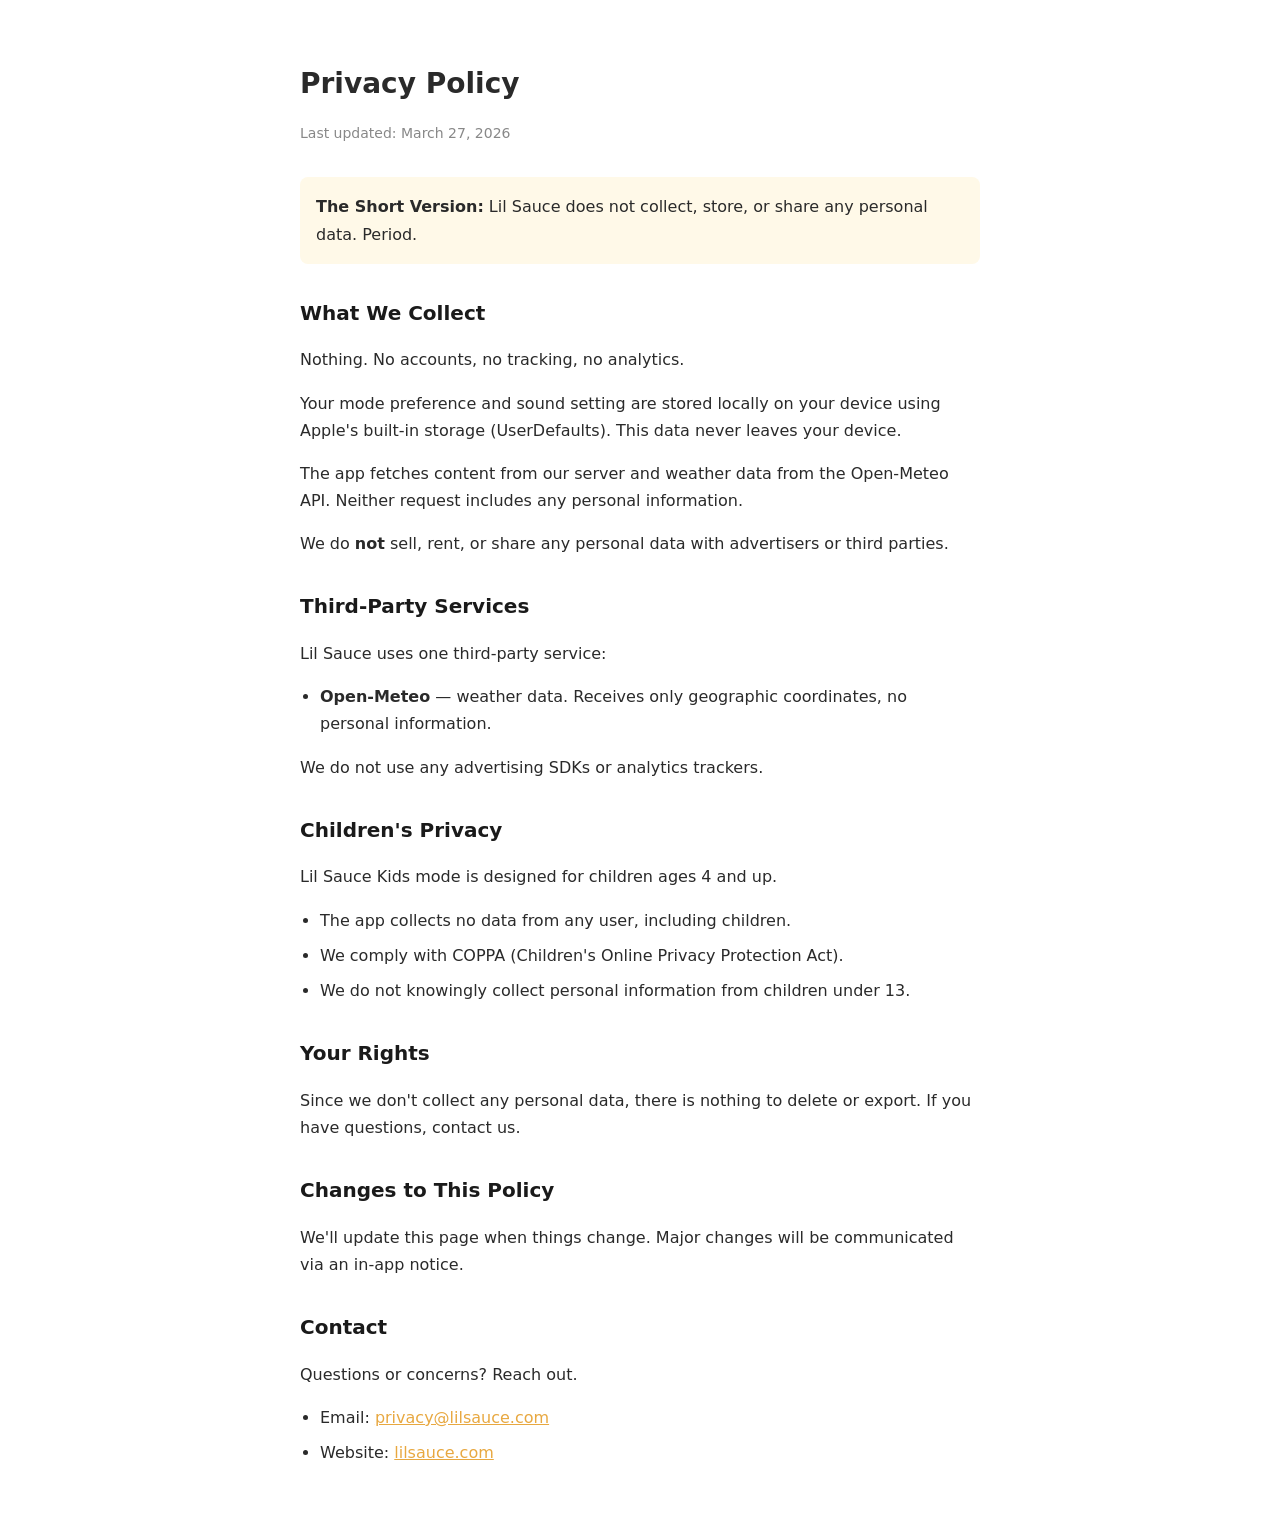
<file: privacy.html>
<!DOCTYPE html>
<html lang="en">
<head>
    <meta charset="UTF-8">
    <meta name="viewport" content="width=device-width, initial-scale=1.0">
    <title>Lil Sauce — Privacy Policy</title>
    <style>
        body {
            font-family: -apple-system, system-ui, sans-serif;
            max-width: 680px;
            margin: 60px auto;
            padding: 0 24px;
            color: #2A2A2A;
            line-height: 1.7;
            font-size: 16px;
        }
        h1 { font-size: 28px; margin-bottom: 8px; }
        h2 { font-size: 20px; margin-top: 32px; color: #1A1A1A; }
        h3 { font-size: 17px; margin-top: 20px; color: #333; }
        .updated { color: #888; font-size: 14px; margin-bottom: 32px; }
        ul { padding-left: 20px; }
        li { margin-bottom: 8px; }
        .highlight { background: #FFF9E8; padding: 16px; border-radius: 8px; margin: 16px 0; }
        a { color: #E8A840; }
    </style>
</head>
<body>

<h1>Privacy Policy</h1>
<p class="updated">Last updated: March 27, 2026</p>

<div class="highlight">
    <strong>The Short Version:</strong> Lil Sauce does not collect, store, or share any personal data. Period.
</div>

<h2>What We Collect</h2>
<p>Nothing. No accounts, no tracking, no analytics.</p>
<p>Your mode preference and sound setting are stored locally on your device using Apple's built-in storage (UserDefaults). This data never leaves your device.</p>
<p>The app fetches content from our server and weather data from the Open-Meteo API. Neither request includes any personal information.</p>
<p>We do <strong>not</strong> sell, rent, or share any personal data with advertisers or third parties.</p>

<h2>Third-Party Services</h2>
<p>Lil Sauce uses one third-party service:</p>
<ul>
    <li><strong>Open-Meteo</strong> — weather data. Receives only geographic coordinates, no personal information.</li>
</ul>
<p>We do not use any advertising SDKs or analytics trackers.</p>

<h2>Children's Privacy</h2>
<p>Lil Sauce Kids mode is designed for children ages 4 and up.</p>
<ul>
    <li>The app collects no data from any user, including children.</li>
    <li>We comply with COPPA (Children's Online Privacy Protection Act).</li>
    <li>We do not knowingly collect personal information from children under 13.</li>
</ul>

<h2>Your Rights</h2>
<p>Since we don't collect any personal data, there is nothing to delete or export. If you have questions, contact us.</p>

<h2>Changes to This Policy</h2>
<p>We'll update this page when things change. Major changes will be communicated via an in-app notice.</p>

<h2>Contact</h2>
<p>Questions or concerns? Reach out.</p>
<ul>
    <li>Email: <a href="mailto:privacy@lilsauce.com">privacy@lilsauce.com</a></li>
    <li>Website: <a href="https://lilsauce.com">lilsauce.com</a></li>
</ul>

</body>
</html>
</file>
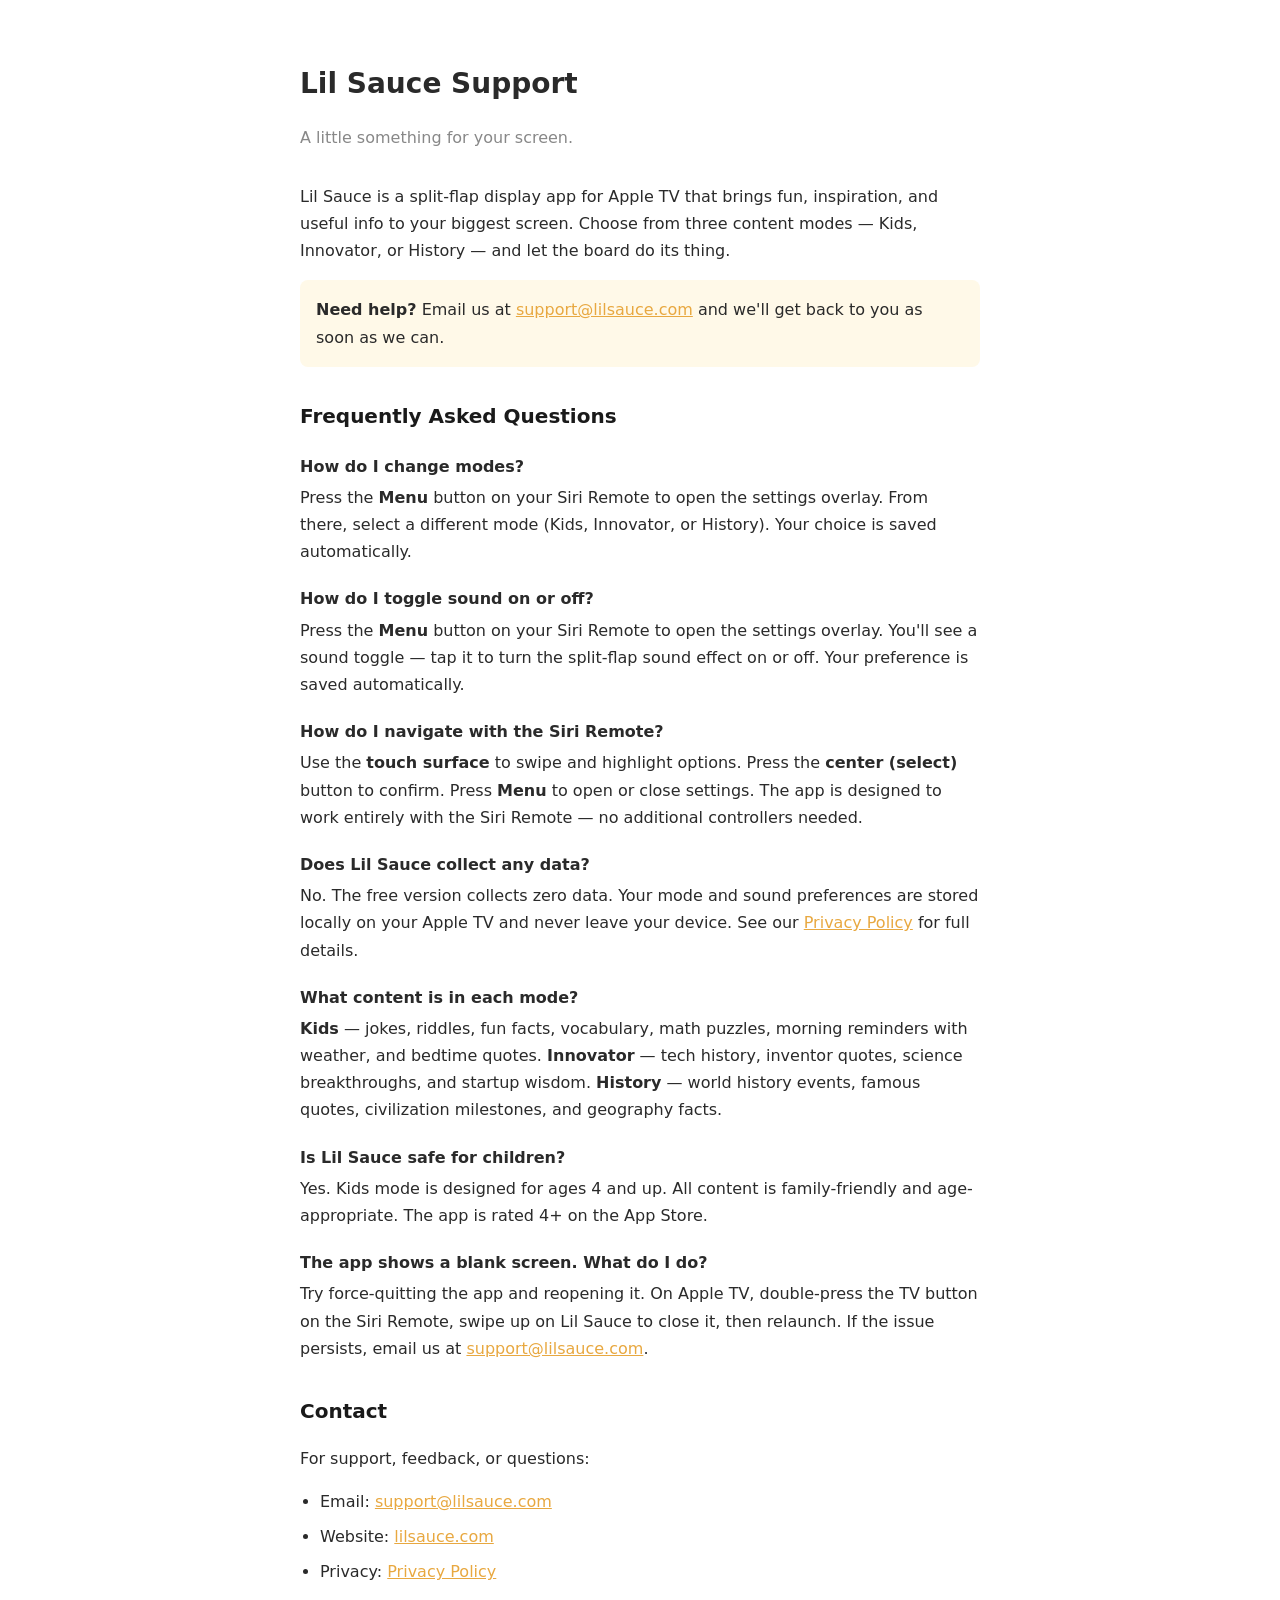
<file: support.html>
<!DOCTYPE html>
<html lang="en">
<head>
    <meta charset="UTF-8">
    <meta name="viewport" content="width=device-width, initial-scale=1.0">
    <title>Lil Sauce — Support</title>
    <style>
        body {
            font-family: -apple-system, system-ui, sans-serif;
            max-width: 680px;
            margin: 60px auto;
            padding: 0 24px;
            color: #2A2A2A;
            line-height: 1.7;
            font-size: 16px;
        }
        h1 { font-size: 28px; margin-bottom: 8px; }
        h2 { font-size: 20px; margin-top: 32px; color: #1A1A1A; }
        .tagline { color: #888; font-size: 16px; margin-bottom: 32px; }
        ul { padding-left: 20px; }
        li { margin-bottom: 8px; }
        .faq-q { font-weight: 600; margin-top: 20px; margin-bottom: 4px; }
        .faq-a { margin-top: 0; }
        a { color: #E8A840; }
        .highlight { background: #FFF9E8; padding: 16px; border-radius: 8px; margin: 16px 0; }
    </style>
</head>
<body>

<h1>Lil Sauce Support</h1>
<p class="tagline">A little something for your screen.</p>

<p>Lil Sauce is a split-flap display app for Apple TV that brings fun, inspiration, and useful info to your biggest screen. Choose from three content modes — Kids, Innovator, or History — and let the board do its thing.</p>

<div class="highlight">
    <strong>Need help?</strong> Email us at <a href="mailto:support@lilsauce.com">support@lilsauce.com</a> and we'll get back to you as soon as we can.
</div>

<h2>Frequently Asked Questions</h2>

<p class="faq-q">How do I change modes?</p>
<p class="faq-a">Press the <strong>Menu</strong> button on your Siri Remote to open the settings overlay. From there, select a different mode (Kids, Innovator, or History). Your choice is saved automatically.</p>

<p class="faq-q">How do I toggle sound on or off?</p>
<p class="faq-a">Press the <strong>Menu</strong> button on your Siri Remote to open the settings overlay. You'll see a sound toggle — tap it to turn the split-flap sound effect on or off. Your preference is saved automatically.</p>

<p class="faq-q">How do I navigate with the Siri Remote?</p>
<p class="faq-a">Use the <strong>touch surface</strong> to swipe and highlight options. Press the <strong>center (select)</strong> button to confirm. Press <strong>Menu</strong> to open or close settings. The app is designed to work entirely with the Siri Remote — no additional controllers needed.</p>

<p class="faq-q">Does Lil Sauce collect any data?</p>
<p class="faq-a">No. The free version collects zero data. Your mode and sound preferences are stored locally on your Apple TV and never leave your device. See our <a href="privacy.html">Privacy Policy</a> for full details.</p>

<p class="faq-q">What content is in each mode?</p>
<p class="faq-a"><strong>Kids</strong> — jokes, riddles, fun facts, vocabulary, math puzzles, morning reminders with weather, and bedtime quotes. <strong>Innovator</strong> — tech history, inventor quotes, science breakthroughs, and startup wisdom. <strong>History</strong> — world history events, famous quotes, civilization milestones, and geography facts.</p>

<p class="faq-q">Is Lil Sauce safe for children?</p>
<p class="faq-a">Yes. Kids mode is designed for ages 4 and up. All content is family-friendly and age-appropriate. The app is rated 4+ on the App Store.</p>

<p class="faq-q">The app shows a blank screen. What do I do?</p>
<p class="faq-a">Try force-quitting the app and reopening it. On Apple TV, double-press the TV button on the Siri Remote, swipe up on Lil Sauce to close it, then relaunch. If the issue persists, email us at <a href="mailto:support@lilsauce.com">support@lilsauce.com</a>.</p>

<h2>Contact</h2>
<p>For support, feedback, or questions:</p>
<ul>
    <li>Email: <a href="mailto:support@lilsauce.com">support@lilsauce.com</a></li>
    <li>Website: <a href="https://lilsauce.com">lilsauce.com</a></li>
    <li>Privacy: <a href="privacy.html">Privacy Policy</a></li>
</ul>

</body>
</html>
</file>
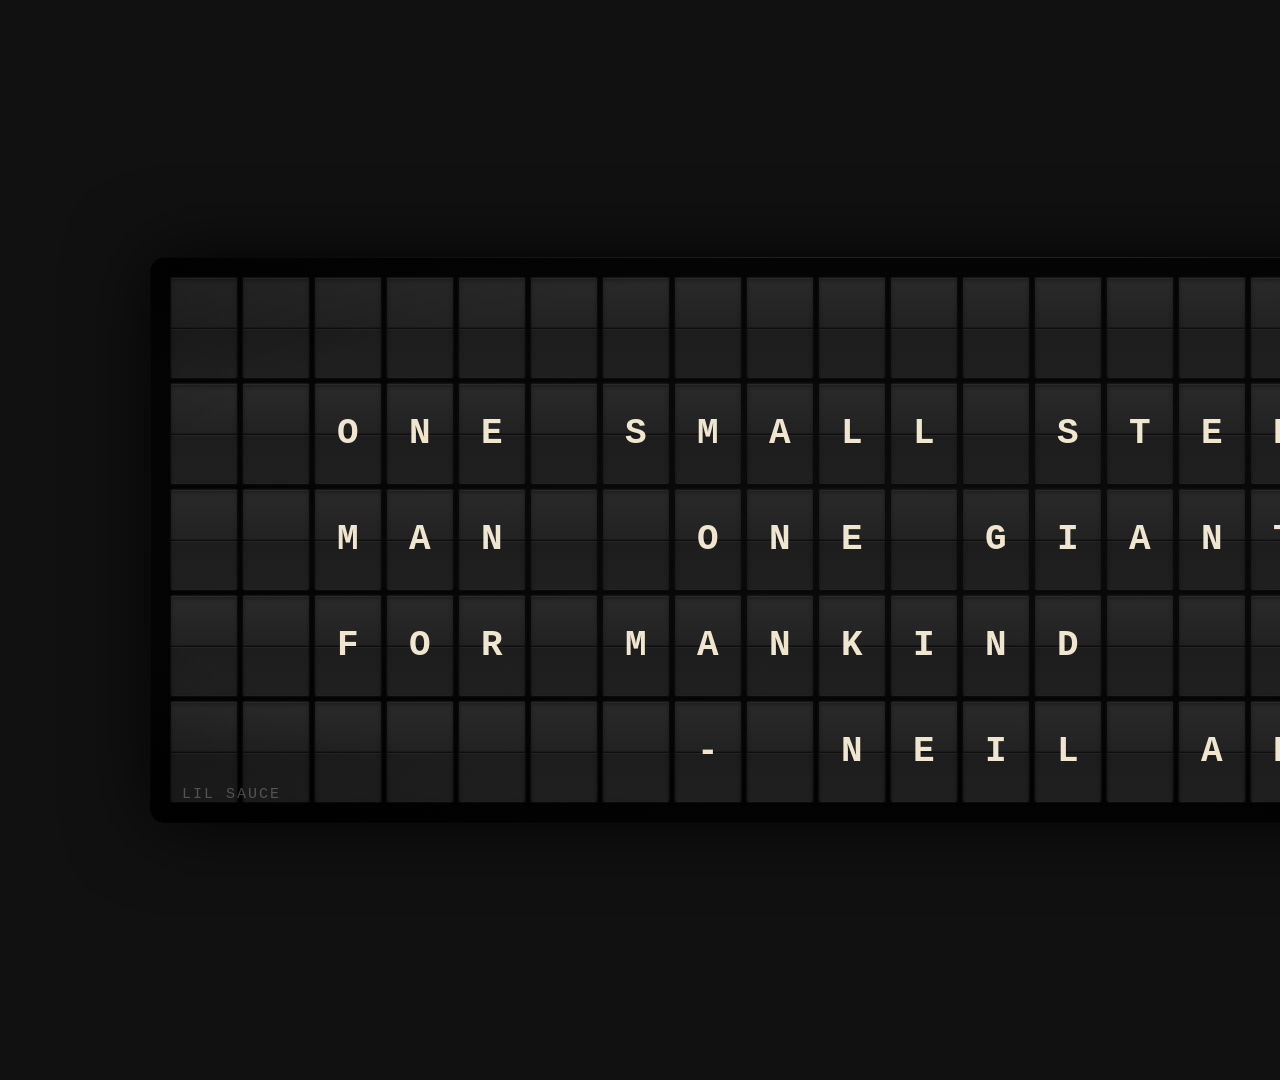
<file: screenshots/history-mode.html>
<!DOCTYPE html>
<html>
<head>
<meta charset="UTF-8">
<title>History Mode — Lil Sauce</title>
<style>
* { margin: 0; padding: 0; box-sizing: border-box; }
html, body { width: 1920px; height: 1080px; overflow: hidden; }
body {
    background: #111111;
    display: flex;
    align-items: center;
    justify-content: center;
    font-family: 'SF Mono', 'Menlo', 'Courier New', monospace;
}
.board {
    position: relative;
    background: radial-gradient(ellipse 80% 70% at 50% 45%, #0d0d0d 0%, #060606 50%, #000000 100%);
    border-radius: 14px;
    padding: 20px;
    box-shadow:
        inset 0 1px 0 rgba(255,255,255,0.04),
        inset 0 -1px 0 rgba(255,255,255,0.01),
        inset 1px 0 0 rgba(255,255,255,0.02),
        inset -1px 0 0 rgba(255,255,255,0.02),
        0 0 80px rgba(0,0,0,0.8);
}
.board::before {
    content: '';
    position: absolute;
    inset: 0;
    border-radius: inherit;
    background: radial-gradient(ellipse 85% 80% at 50% 50%, transparent 60%, rgba(0,0,0,0.4) 100%);
    pointer-events: none;
    z-index: 2;
}
.board::after {
    content: '';
    position: absolute;
    top: 0; left: 10%; right: 10%;
    height: 1px;
    background: linear-gradient(90deg, transparent 0%, rgba(255,255,255,0.06) 30%, rgba(255,255,255,0.08) 50%, rgba(255,255,255,0.06) 70%, transparent 100%);
    pointer-events: none;
    z-index: 3;
}
.tile-grid {
    display: grid;
    grid-template-columns: repeat(22, 68px);
    grid-template-rows: repeat(5, 102px);
    gap: 4px;
}
.tile {
    width: 68px;
    height: 102px;
    background: #0a0a0a;
    border-radius: 3px;
    box-shadow:
        inset 0 1px 0 rgba(255,255,255,0.04),
        0 1px 2px rgba(0,0,0,0.6),
        0 0 0 0.5px rgba(255,255,255,0.03);
    position: relative;
    display: flex;
    align-items: center;
    justify-content: center;
}
.tile-face {
    position: absolute;
    inset: 1px;
    background: linear-gradient(180deg, #2a2a2a 0%, #222222 48%, #1d1d1d 52%, #202020 100%);
    border-radius: 2px;
    display: flex;
    align-items: center;
    justify-content: center;
    box-shadow:
        inset 0 1px 0 rgba(255,255,255,0.06),
        inset 0 2px 4px rgba(0,0,0,0.4),
        inset 0 -1px 0 rgba(255,255,255,0.02);
    overflow: hidden;
}
.tile-face::after {
    content: '';
    position: absolute;
    left: 0; right: 0; top: 50%;
    height: 1px;
    background: rgba(0,0,0,0.55);
    box-shadow: 0 1px 0 rgba(255,255,255,0.03), 0 -1px 0 rgba(0,0,0,0.2);
    pointer-events: none;
}
.tile-face span {
    font-size: 36px;
    font-weight: 700;
    color: #F0E6D0;
    text-transform: uppercase;
    letter-spacing: 0.5px;
    line-height: 1;
    font-family: 'SF Mono', 'Menlo', 'Courier New', monospace;
    z-index: 1;
}
.mode-badge {
    position: absolute;
    top: 24px; right: 32px;
    background: #9B8EC4;
    color: #111;
    padding: 8px 22px;
    border-radius: 20px;
    font-size: 16px;
    font-weight: 700;
    letter-spacing: 1.5px;
    z-index: 10;
    box-shadow: 0 0 20px rgba(155,142,196,0.3);
}
.app-name {
    position: absolute;
    bottom: 20px; left: 32px;
    color: rgba(255,255,255,0.25);
    font-size: 15px;
    font-weight: 500;
    letter-spacing: 2px;
    z-index: 10;
}
</style>
</head>
<body>
<div class="board">
    <div class="mode-badge">HISTORY MODE</div>
    <div class="app-name">LIL SAUCE</div>
    <div class="tile-grid" id="grid"></div>
</div>
<script>
const message = [
    '                      ',
    '  ONE SMALL STEP FOR  ',
    '  MAN  ONE GIANT LEAP ',
    '  FOR MANKIND         ',
    '       - NEIL ARMSTRONG'
];
const grid = document.getElementById('grid');
for (let r = 0; r < 5; r++) {
    for (let c = 0; c < 22; c++) {
        const tile = document.createElement('div');
        tile.className = 'tile';
        const face = document.createElement('div');
        face.className = 'tile-face';
        const span = document.createElement('span');
        const ch = message[r][c] || ' ';
        span.textContent = ch === ' ' ? '\u00A0' : ch;
        if (ch === ' ') span.style.opacity = '0';
        face.appendChild(span);
        tile.appendChild(face);
        grid.appendChild(tile);
    }
}
</script>
</body>
</html>
</file>
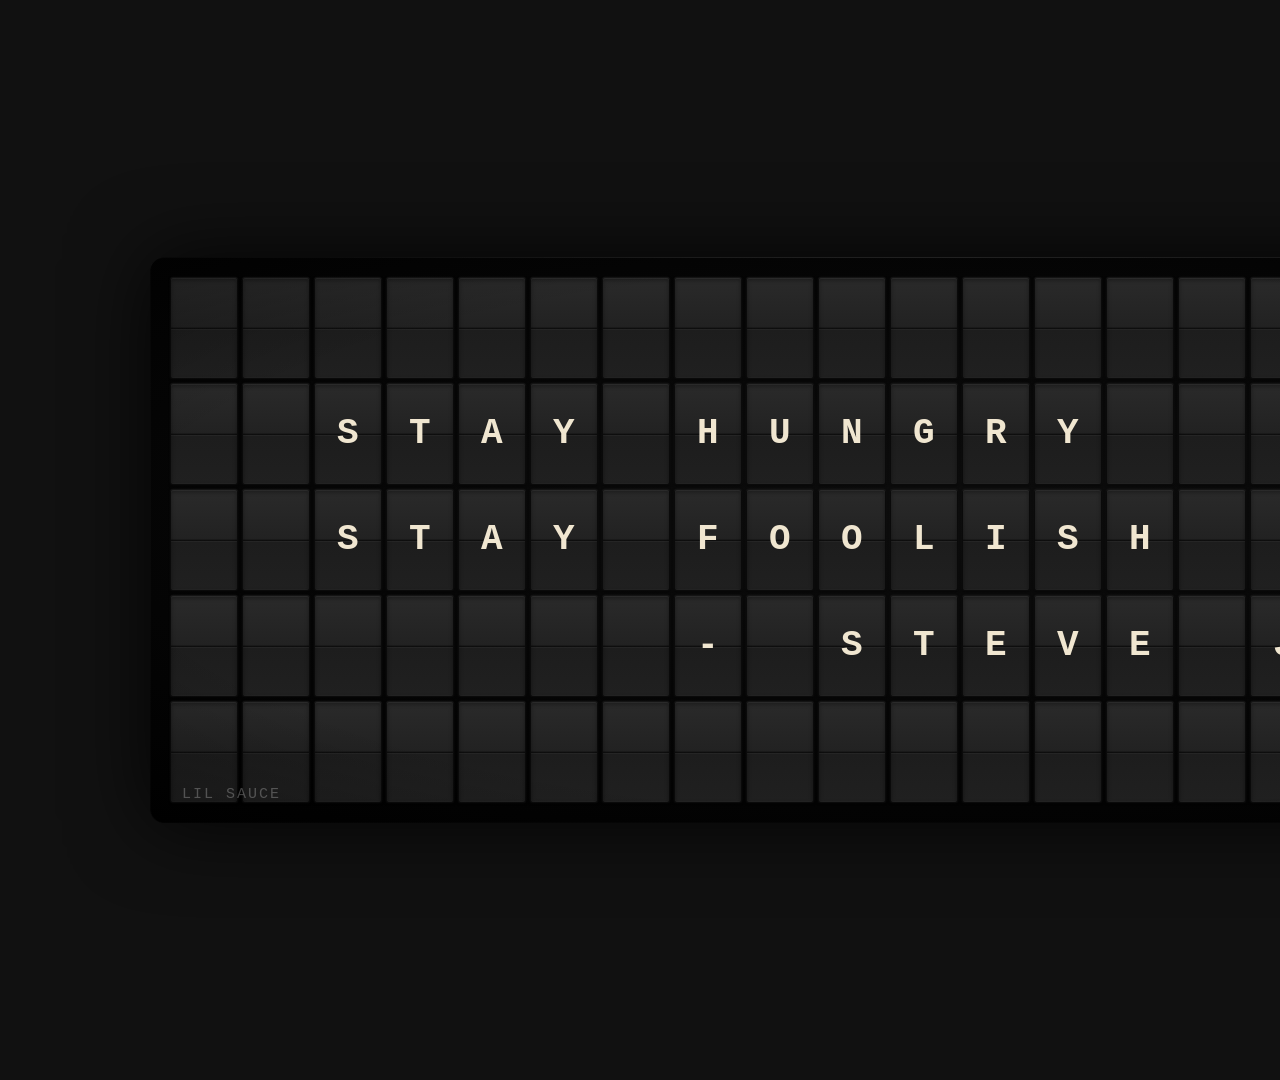
<file: screenshots/innovator-mode.html>
<!DOCTYPE html>
<html>
<head>
<meta charset="UTF-8">
<title>Innovator Mode — Lil Sauce</title>
<style>
* { margin: 0; padding: 0; box-sizing: border-box; }
html, body { width: 1920px; height: 1080px; overflow: hidden; }
body {
    background: #111111;
    display: flex;
    align-items: center;
    justify-content: center;
    font-family: 'SF Mono', 'Menlo', 'Courier New', monospace;
}
.board {
    position: relative;
    background: radial-gradient(ellipse 80% 70% at 50% 45%, #0d0d0d 0%, #060606 50%, #000000 100%);
    border-radius: 14px;
    padding: 20px;
    box-shadow:
        inset 0 1px 0 rgba(255,255,255,0.04),
        inset 0 -1px 0 rgba(255,255,255,0.01),
        inset 1px 0 0 rgba(255,255,255,0.02),
        inset -1px 0 0 rgba(255,255,255,0.02),
        0 0 80px rgba(0,0,0,0.8);
}
.board::before {
    content: '';
    position: absolute;
    inset: 0;
    border-radius: inherit;
    background: radial-gradient(ellipse 85% 80% at 50% 50%, transparent 60%, rgba(0,0,0,0.4) 100%);
    pointer-events: none;
    z-index: 2;
}
.board::after {
    content: '';
    position: absolute;
    top: 0; left: 10%; right: 10%;
    height: 1px;
    background: linear-gradient(90deg, transparent 0%, rgba(255,255,255,0.06) 30%, rgba(255,255,255,0.08) 50%, rgba(255,255,255,0.06) 70%, transparent 100%);
    pointer-events: none;
    z-index: 3;
}
.tile-grid {
    display: grid;
    grid-template-columns: repeat(22, 68px);
    grid-template-rows: repeat(5, 102px);
    gap: 4px;
}
.tile {
    width: 68px;
    height: 102px;
    background: #0a0a0a;
    border-radius: 3px;
    box-shadow:
        inset 0 1px 0 rgba(255,255,255,0.04),
        0 1px 2px rgba(0,0,0,0.6),
        0 0 0 0.5px rgba(255,255,255,0.03);
    position: relative;
    display: flex;
    align-items: center;
    justify-content: center;
}
.tile-face {
    position: absolute;
    inset: 1px;
    background: linear-gradient(180deg, #2a2a2a 0%, #222222 48%, #1d1d1d 52%, #202020 100%);
    border-radius: 2px;
    display: flex;
    align-items: center;
    justify-content: center;
    box-shadow:
        inset 0 1px 0 rgba(255,255,255,0.06),
        inset 0 2px 4px rgba(0,0,0,0.4),
        inset 0 -1px 0 rgba(255,255,255,0.02);
    overflow: hidden;
}
.tile-face::after {
    content: '';
    position: absolute;
    left: 0; right: 0; top: 50%;
    height: 1px;
    background: rgba(0,0,0,0.55);
    box-shadow: 0 1px 0 rgba(255,255,255,0.03), 0 -1px 0 rgba(0,0,0,0.2);
    pointer-events: none;
}
.tile-face span {
    font-size: 36px;
    font-weight: 700;
    color: #F0E6D0;
    text-transform: uppercase;
    letter-spacing: 0.5px;
    line-height: 1;
    font-family: 'SF Mono', 'Menlo', 'Courier New', monospace;
    z-index: 1;
}
.mode-badge {
    position: absolute;
    top: 24px; right: 32px;
    background: #6BA3BE;
    color: #111;
    padding: 8px 22px;
    border-radius: 20px;
    font-size: 16px;
    font-weight: 700;
    letter-spacing: 1.5px;
    z-index: 10;
    box-shadow: 0 0 20px rgba(107,163,190,0.3);
}
.app-name {
    position: absolute;
    bottom: 20px; left: 32px;
    color: rgba(255,255,255,0.25);
    font-size: 15px;
    font-weight: 500;
    letter-spacing: 2px;
    z-index: 10;
}
</style>
</head>
<body>
<div class="board">
    <div class="mode-badge">INNOVATOR MODE</div>
    <div class="app-name">LIL SAUCE</div>
    <div class="tile-grid" id="grid"></div>
</div>
<script>
const message = [
    '                      ',
    '  STAY HUNGRY         ',
    '  STAY FOOLISH        ',
    '       - STEVE JOBS   ',
    '                      '
];
const grid = document.getElementById('grid');
for (let r = 0; r < 5; r++) {
    for (let c = 0; c < 22; c++) {
        const tile = document.createElement('div');
        tile.className = 'tile';
        const face = document.createElement('div');
        face.className = 'tile-face';
        const span = document.createElement('span');
        const ch = message[r][c] || ' ';
        span.textContent = ch === ' ' ? '\u00A0' : ch;
        if (ch === ' ') span.style.opacity = '0';
        face.appendChild(span);
        tile.appendChild(face);
        grid.appendChild(tile);
    }
}
</script>
</body>
</html>
</file>
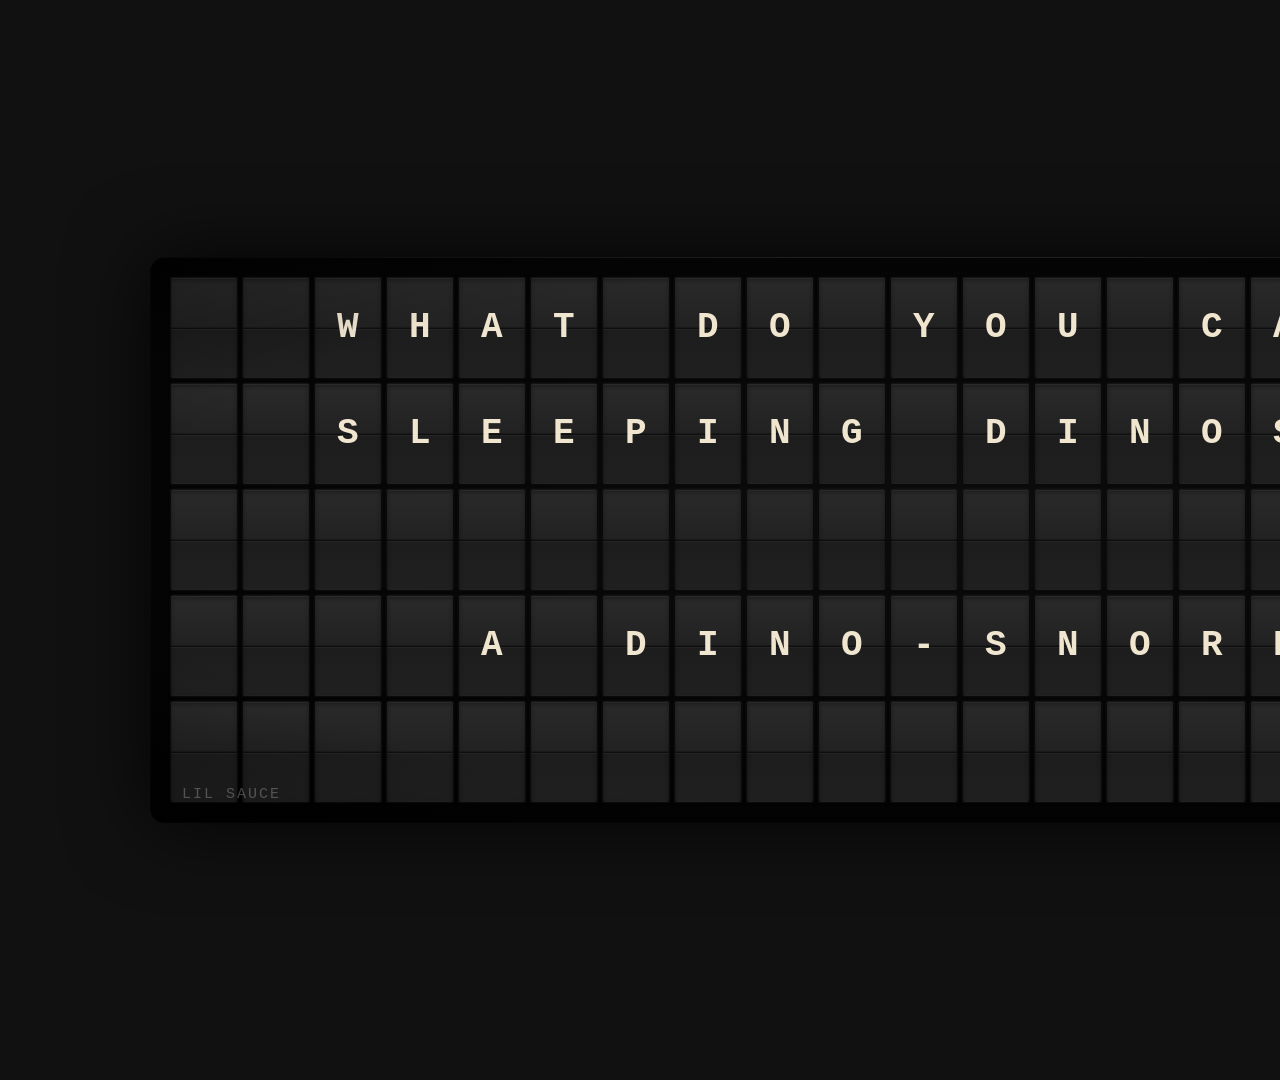
<file: screenshots/kids-mode.html>
<!DOCTYPE html>
<html>
<head>
<meta charset="UTF-8">
<title>Kids Mode — Lil Sauce</title>
<style>
* { margin: 0; padding: 0; box-sizing: border-box; }
html, body { width: 1920px; height: 1080px; overflow: hidden; }
body {
    background: #111111;
    display: flex;
    align-items: center;
    justify-content: center;
    font-family: 'SF Mono', 'Menlo', 'Courier New', monospace;
}
.board {
    position: relative;
    background: radial-gradient(ellipse 80% 70% at 50% 45%, #0d0d0d 0%, #060606 50%, #000000 100%);
    border-radius: 14px;
    padding: 20px;
    box-shadow:
        inset 0 1px 0 rgba(255,255,255,0.04),
        inset 0 -1px 0 rgba(255,255,255,0.01),
        inset 1px 0 0 rgba(255,255,255,0.02),
        inset -1px 0 0 rgba(255,255,255,0.02),
        0 0 80px rgba(0,0,0,0.8);
}
.board::before {
    content: '';
    position: absolute;
    inset: 0;
    border-radius: inherit;
    background: radial-gradient(ellipse 85% 80% at 50% 50%, transparent 60%, rgba(0,0,0,0.4) 100%);
    pointer-events: none;
    z-index: 2;
}
.board::after {
    content: '';
    position: absolute;
    top: 0; left: 10%; right: 10%;
    height: 1px;
    background: linear-gradient(90deg, transparent 0%, rgba(255,255,255,0.06) 30%, rgba(255,255,255,0.08) 50%, rgba(255,255,255,0.06) 70%, transparent 100%);
    pointer-events: none;
    z-index: 3;
}
.tile-grid {
    display: grid;
    grid-template-columns: repeat(22, 68px);
    grid-template-rows: repeat(5, 102px);
    gap: 4px;
}
.tile {
    width: 68px;
    height: 102px;
    background: #0a0a0a;
    border-radius: 3px;
    box-shadow:
        inset 0 1px 0 rgba(255,255,255,0.04),
        0 1px 2px rgba(0,0,0,0.6),
        0 0 0 0.5px rgba(255,255,255,0.03);
    position: relative;
    display: flex;
    align-items: center;
    justify-content: center;
}
.tile-face {
    position: absolute;
    inset: 1px;
    background: linear-gradient(180deg, #2a2a2a 0%, #222222 48%, #1d1d1d 52%, #202020 100%);
    border-radius: 2px;
    display: flex;
    align-items: center;
    justify-content: center;
    box-shadow:
        inset 0 1px 0 rgba(255,255,255,0.06),
        inset 0 2px 4px rgba(0,0,0,0.4),
        inset 0 -1px 0 rgba(255,255,255,0.02);
    overflow: hidden;
}
.tile-face::after {
    content: '';
    position: absolute;
    left: 0; right: 0; top: 50%;
    height: 1px;
    background: rgba(0,0,0,0.55);
    box-shadow: 0 1px 0 rgba(255,255,255,0.03), 0 -1px 0 rgba(0,0,0,0.2);
    pointer-events: none;
}
.tile-face span {
    font-size: 36px;
    font-weight: 700;
    color: #F0E6D0;
    text-transform: uppercase;
    letter-spacing: 0.5px;
    line-height: 1;
    font-family: 'SF Mono', 'Menlo', 'Courier New', monospace;
    z-index: 1;
}
.mode-badge {
    position: absolute;
    top: 24px; right: 32px;
    background: #E8A840;
    color: #111;
    padding: 8px 22px;
    border-radius: 20px;
    font-size: 16px;
    font-weight: 700;
    letter-spacing: 1.5px;
    z-index: 10;
    box-shadow: 0 0 20px rgba(232,168,64,0.3);
}
.app-name {
    position: absolute;
    bottom: 20px; left: 32px;
    color: rgba(255,255,255,0.25);
    font-size: 15px;
    font-weight: 500;
    letter-spacing: 2px;
    z-index: 10;
}
</style>
</head>
<body>
<div class="board">
    <div class="mode-badge">KIDS MODE</div>
    <div class="app-name">LIL SAUCE</div>
    <div class="tile-grid" id="grid"></div>
</div>
<script>
const message = [
    '  WHAT DO YOU CALL A  ',
    '  SLEEPING DINOSAUR?  ',
    '                      ',
    '    A DINO-SNORE!     ',
    '                      '
];
const grid = document.getElementById('grid');
for (let r = 0; r < 5; r++) {
    for (let c = 0; c < 22; c++) {
        const tile = document.createElement('div');
        tile.className = 'tile';
        const face = document.createElement('div');
        face.className = 'tile-face';
        const span = document.createElement('span');
        const ch = message[r][c] || ' ';
        span.textContent = ch === ' ' ? '\u00A0' : ch;
        if (ch === ' ') span.style.opacity = '0';
        face.appendChild(span);
        tile.appendChild(face);
        grid.appendChild(tile);
    }
}
</script>
</body>
</html>
</file>
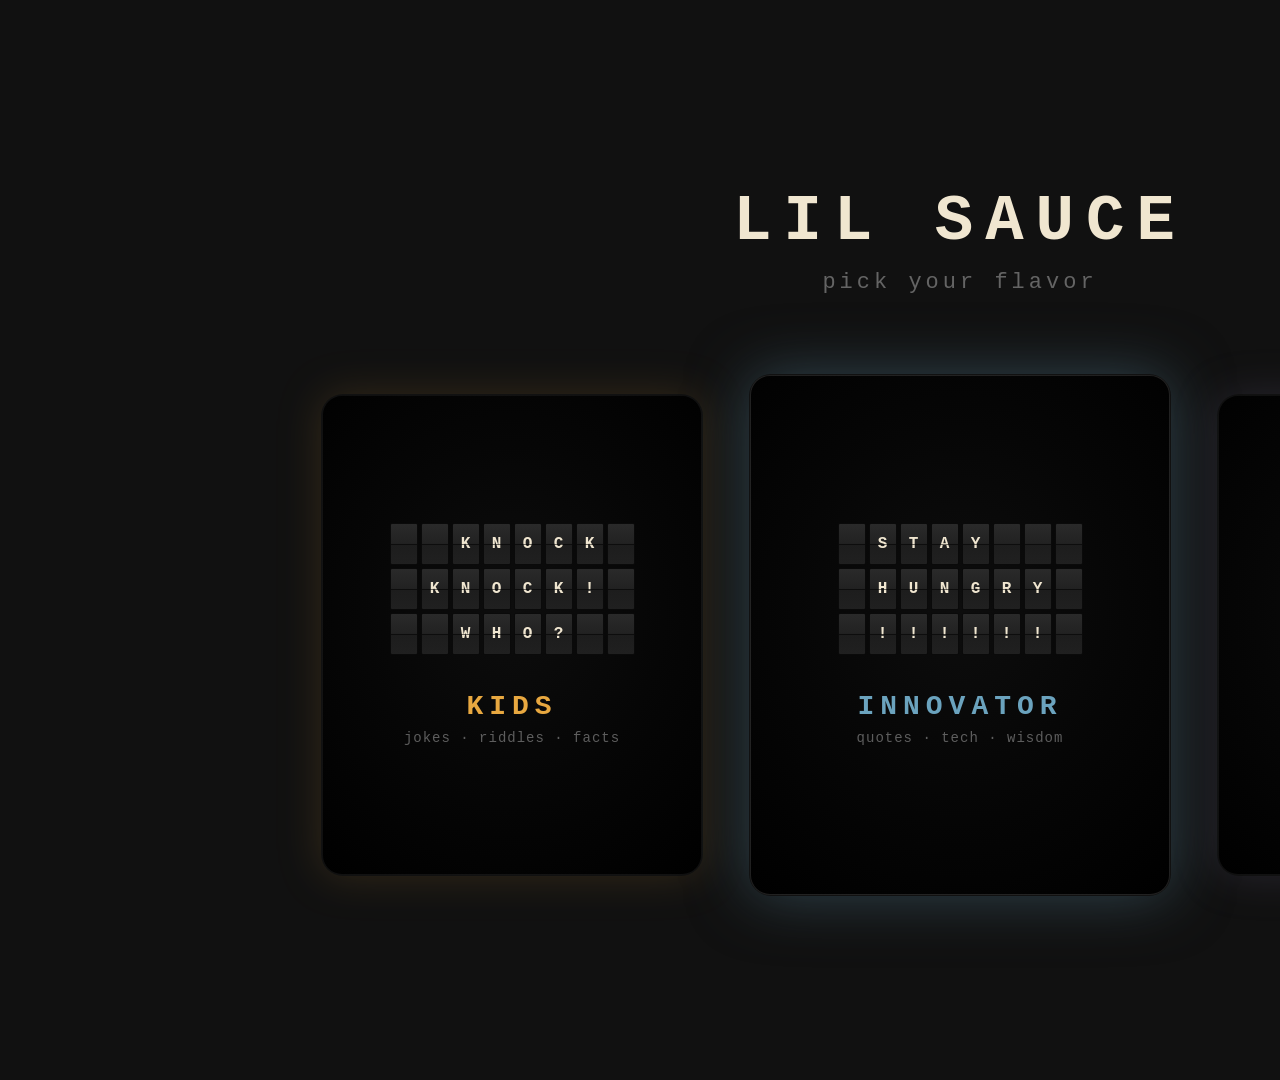
<file: screenshots/mode-picker.html>
<!DOCTYPE html>
<html>
<head>
<meta charset="UTF-8">
<title>Mode Picker — Lil Sauce</title>
<style>
* { margin: 0; padding: 0; box-sizing: border-box; }
html, body { width: 1920px; height: 1080px; overflow: hidden; }
body {
    background: #111111;
    display: flex;
    flex-direction: column;
    align-items: center;
    justify-content: center;
    font-family: 'SF Mono', 'Menlo', 'Courier New', monospace;
}
.title {
    font-size: 64px;
    font-weight: 800;
    color: #F0E6D0;
    letter-spacing: 12px;
    margin-bottom: 12px;
}
.subtitle {
    font-size: 22px;
    font-weight: 400;
    color: rgba(255,255,255,0.35);
    letter-spacing: 4px;
    margin-bottom: 80px;
    text-transform: lowercase;
}
.cards {
    display: flex;
    gap: 48px;
    align-items: center;
}
.card {
    width: 380px;
    height: 480px;
    border-radius: 20px;
    display: flex;
    flex-direction: column;
    align-items: center;
    justify-content: center;
    position: relative;
    background: radial-gradient(ellipse 80% 70% at 50% 45%, #0d0d0d 0%, #060606 50%, #000000 100%);
    border: 1px solid rgba(255,255,255,0.06);
    transition: transform 0.3s;
}
.card.focused {
    width: 420px;
    height: 520px;
    border: 1.5px solid rgba(255,255,255,0.12);
}
.card-glow {
    position: absolute;
    inset: -2px;
    border-radius: 22px;
    opacity: 0.4;
    pointer-events: none;
    z-index: -1;
}
.card.focused .card-glow {
    opacity: 0.7;
}
/* Mini split-flap tiles inside each card */
.mini-grid {
    display: grid;
    grid-template-columns: repeat(8, 28px);
    grid-template-rows: repeat(3, 42px);
    gap: 3px;
    margin-bottom: 36px;
}
.mini-tile {
    background: #0a0a0a;
    border-radius: 2px;
    position: relative;
}
.mini-face {
    position: absolute; inset: 1px;
    background: linear-gradient(180deg, #2a2a2a 0%, #222222 48%, #1d1d1d 52%, #202020 100%);
    border-radius: 1px;
    display: flex; align-items: center; justify-content: center;
}
.mini-face::after {
    content: '';
    position: absolute; left: 0; right: 0; top: 50%; height: 1px;
    background: rgba(0,0,0,0.55);
    pointer-events: none;
}
.mini-face span {
    font-size: 16px; font-weight: 700; color: #F0E6D0;
    font-family: 'SF Mono', 'Menlo', 'Courier New', monospace;
}
.card-label {
    font-size: 28px;
    font-weight: 700;
    letter-spacing: 6px;
    margin-bottom: 8px;
}
.card-desc {
    font-size: 14px;
    font-weight: 400;
    color: rgba(255,255,255,0.35);
    letter-spacing: 1px;
}
</style>
</head>
<body>
<div class="title">LIL SAUCE</div>
<div class="subtitle">pick your flavor</div>
<div class="cards">
    <div class="card" id="card-kids">
        <div class="card-glow" style="box-shadow: 0 0 40px rgba(232,168,64,0.4);"></div>
        <div class="mini-grid" id="mini-kids"></div>
        <div class="card-label" style="color: #E8A840;">KIDS</div>
        <div class="card-desc">jokes · riddles · facts</div>
    </div>
    <div class="card focused" id="card-innovator">
        <div class="card-glow" style="box-shadow: 0 0 60px rgba(107,163,190,0.5);"></div>
        <div class="mini-grid" id="mini-innovator"></div>
        <div class="card-label" style="color: #6BA3BE;">INNOVATOR</div>
        <div class="card-desc">quotes · tech · wisdom</div>
    </div>
    <div class="card" id="card-history">
        <div class="card-glow" style="box-shadow: 0 0 40px rgba(155,142,196,0.4);"></div>
        <div class="mini-grid" id="mini-history"></div>
        <div class="card-label" style="color: #9B8EC4;">HISTORY</div>
        <div class="card-desc">events · firsts · legends</div>
    </div>
</div>
<script>
const miniMessages = {
    kids:      ['  KNOCK ', ' KNOCK! ', '  WHO?  '],
    innovator: [' STAY   ', ' HUNGRY ', ' !!!!!! '],
    history:   [' ONE    ', ' SMALL  ', ' STEP   ']
};
Object.keys(miniMessages).forEach(mode => {
    const grid = document.getElementById('mini-' + mode);
    const rows = miniMessages[mode];
    rows.forEach(row => {
        for (let c = 0; c < 8; c++) {
            const tile = document.createElement('div');
            tile.className = 'mini-tile';
            const face = document.createElement('div');
            face.className = 'mini-face';
            const span = document.createElement('span');
            const ch = row[c] || ' ';
            span.textContent = ch === ' ' ? '' : ch;
            face.appendChild(span);
            tile.appendChild(face);
            grid.appendChild(tile);
        }
    });
});
</script>
</body>
</html>
</file>
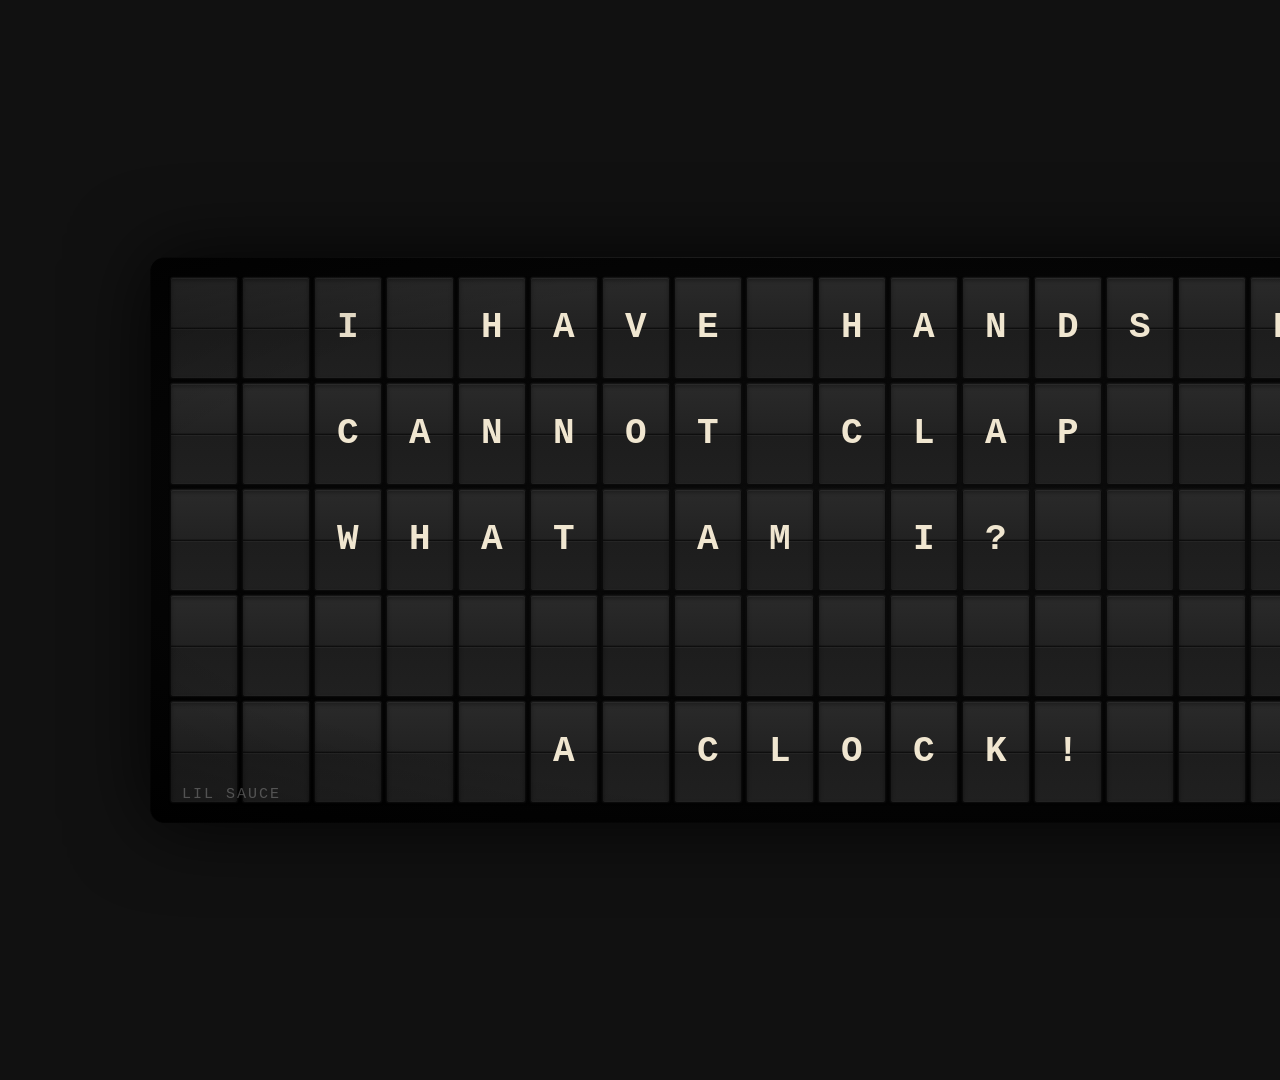
<file: screenshots/riddle-mode.html>
<!DOCTYPE html>
<html>
<head>
<meta charset="UTF-8">
<title>Riddle Mode — Lil Sauce</title>
<style>
* { margin: 0; padding: 0; box-sizing: border-box; }
html, body { width: 1920px; height: 1080px; overflow: hidden; }
body {
    background: #111111;
    display: flex;
    align-items: center;
    justify-content: center;
    font-family: 'SF Mono', 'Menlo', 'Courier New', monospace;
}
.board {
    position: relative;
    background: radial-gradient(ellipse 80% 70% at 50% 45%, #0d0d0d 0%, #060606 50%, #000000 100%);
    border-radius: 14px;
    padding: 20px;
    box-shadow:
        inset 0 1px 0 rgba(255,255,255,0.04),
        inset 0 -1px 0 rgba(255,255,255,0.01),
        inset 1px 0 0 rgba(255,255,255,0.02),
        inset -1px 0 0 rgba(255,255,255,0.02),
        0 0 80px rgba(0,0,0,0.8);
}
.board::before {
    content: '';
    position: absolute;
    inset: 0;
    border-radius: inherit;
    background: radial-gradient(ellipse 85% 80% at 50% 50%, transparent 60%, rgba(0,0,0,0.4) 100%);
    pointer-events: none;
    z-index: 2;
}
.board::after {
    content: '';
    position: absolute;
    top: 0; left: 10%; right: 10%;
    height: 1px;
    background: linear-gradient(90deg, transparent 0%, rgba(255,255,255,0.06) 30%, rgba(255,255,255,0.08) 50%, rgba(255,255,255,0.06) 70%, transparent 100%);
    pointer-events: none;
    z-index: 3;
}
.tile-grid {
    display: grid;
    grid-template-columns: repeat(22, 68px);
    grid-template-rows: repeat(5, 102px);
    gap: 4px;
}
.tile {
    width: 68px; height: 102px;
    background: #0a0a0a;
    border-radius: 3px;
    box-shadow: inset 0 1px 0 rgba(255,255,255,0.04), 0 1px 2px rgba(0,0,0,0.6), 0 0 0 0.5px rgba(255,255,255,0.03);
    position: relative;
    display: flex; align-items: center; justify-content: center;
}
.tile-face {
    position: absolute; inset: 1px;
    background: linear-gradient(180deg, #2a2a2a 0%, #222222 48%, #1d1d1d 52%, #202020 100%);
    border-radius: 2px;
    display: flex; align-items: center; justify-content: center;
    box-shadow: inset 0 1px 0 rgba(255,255,255,0.06), inset 0 2px 4px rgba(0,0,0,0.4), inset 0 -1px 0 rgba(255,255,255,0.02);
    overflow: hidden;
}
.tile-face::after {
    content: '';
    position: absolute; left: 0; right: 0; top: 50%; height: 1px;
    background: rgba(0,0,0,0.55);
    box-shadow: 0 1px 0 rgba(255,255,255,0.03), 0 -1px 0 rgba(0,0,0,0.2);
    pointer-events: none;
}
.tile-face span {
    font-size: 36px; font-weight: 700; color: #F0E6D0;
    text-transform: uppercase; letter-spacing: 0.5px; line-height: 1;
    font-family: 'SF Mono', 'Menlo', 'Courier New', monospace; z-index: 1;
}
.mode-badge {
    position: absolute; top: 24px; right: 32px;
    background: #E8A840; color: #111;
    padding: 8px 22px; border-radius: 20px;
    font-size: 16px; font-weight: 700; letter-spacing: 1.5px;
    z-index: 10; box-shadow: 0 0 20px rgba(232,168,64,0.3);
}
.app-name {
    position: absolute; bottom: 20px; left: 32px;
    color: rgba(255,255,255,0.25);
    font-size: 15px; font-weight: 500; letter-spacing: 2px; z-index: 10;
}
</style>
</head>
<body>
<div class="board">
    <div class="mode-badge">KIDS MODE</div>
    <div class="app-name">LIL SAUCE</div>
    <div class="tile-grid" id="grid"></div>
</div>
<script>
const message = [
    '  I HAVE HANDS BUT   ',
    '  CANNOT CLAP         ',
    '  WHAT AM I?          ',
    '                      ',
    '     A CLOCK!         '
];
const grid = document.getElementById('grid');
for (let r = 0; r < 5; r++) {
    for (let c = 0; c < 22; c++) {
        const tile = document.createElement('div');
        tile.className = 'tile';
        const face = document.createElement('div');
        face.className = 'tile-face';
        const span = document.createElement('span');
        const ch = message[r][c] || ' ';
        span.textContent = ch === ' ' ? '\u00A0' : ch;
        if (ch === ' ') span.style.opacity = '0';
        face.appendChild(span);
        tile.appendChild(face);
        grid.appendChild(tile);
    }
}
</script>
</body>
</html>
</file>
